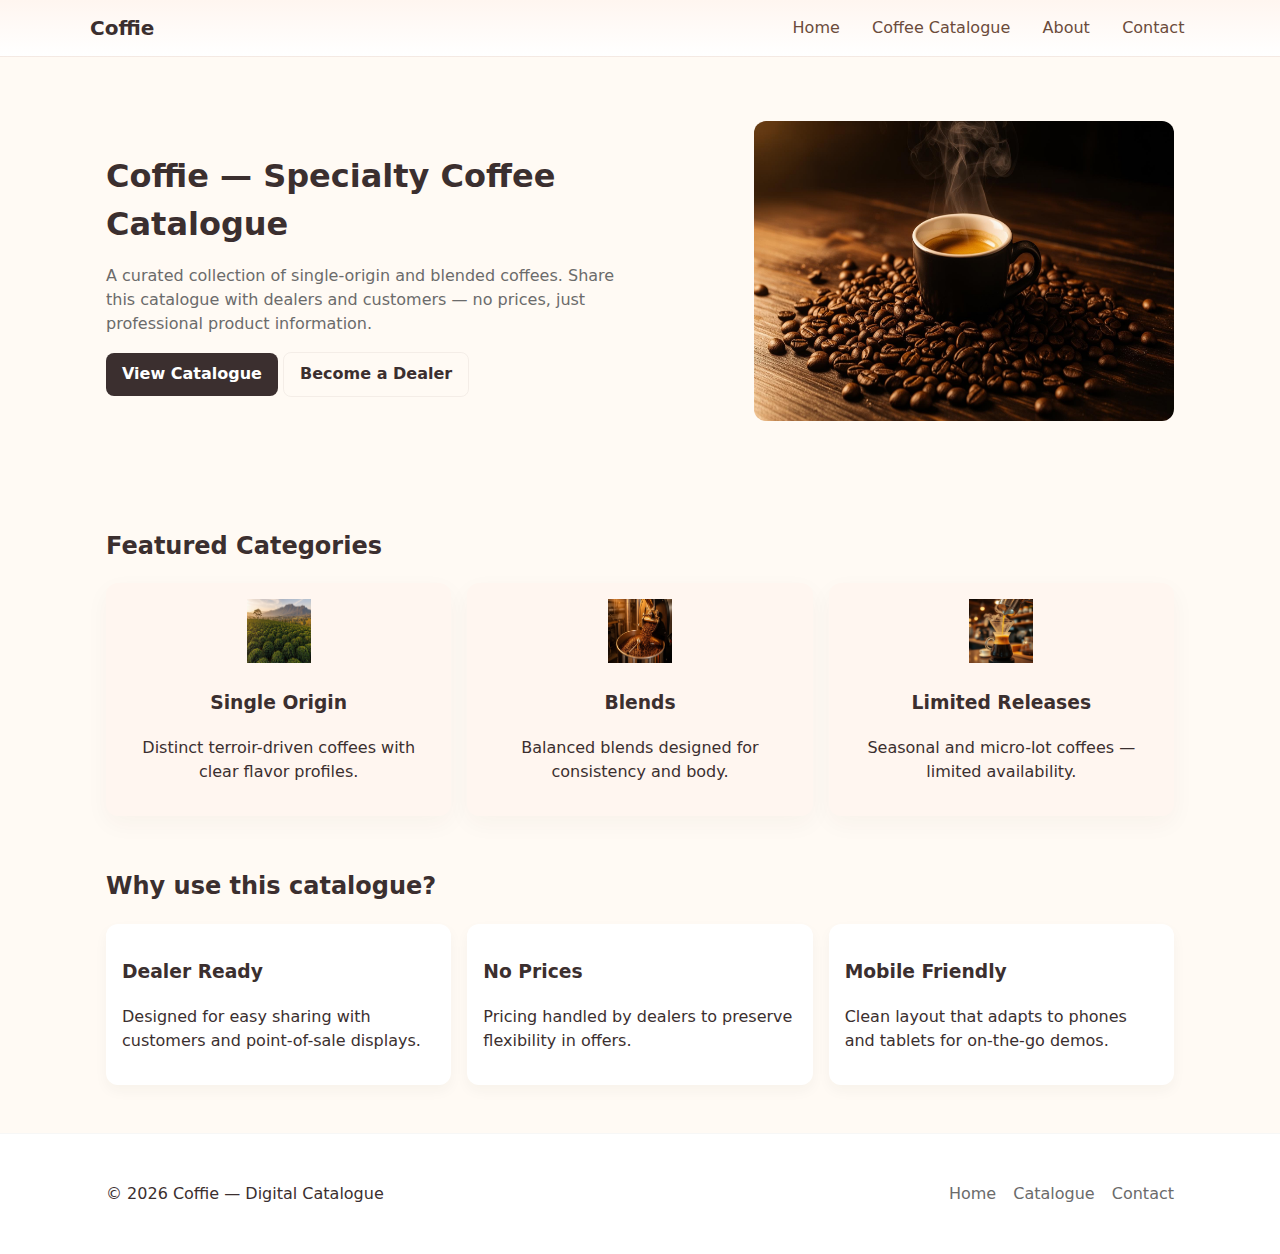
<file: index.html>
<!doctype html>
<html lang="en">
  <head>
    <meta charset="utf-8">
    <meta name="viewport" content="width=device-width, initial-scale=1">
    <title>Coffie — Digital Coffee Catalogue</title>
    <meta name="description" content="Coffie digital catalogue for dealers — specialty coffee, roasts and sourcing information.">
    <link rel="stylesheet" href="css/style.css">
  </head>
  <body>
    <header class="site-header">
      <div class="container header-inner">
        <a class="brand" href="index.html">Coffie</a>
        <button id="nav-toggle" aria-expanded="false" aria-controls="primary-nav">Menu</button>
        <nav id="primary-nav" class="nav">
          <a href="index.html">Home</a>
          <a href="products.html">Coffee Catalogue</a>
          <a href="about.html">About</a>
          <a href="contact.html">Contact</a>
        </nav>
      </div>
    </header>

    <main>
      <section class="hero">
        <div class="container hero-inner">
          <div class="hero-copy">
            <h1>Coffie — Specialty Coffee Catalogue</h1>
            <p class="lead">A curated collection of single-origin and blended coffees. Share this catalogue with dealers and customers — no prices, just professional product information.</p>
            <div class="hero-cta">
              <a class="btn" href="products.html">View Catalogue</a>
              <a class="btn ghost" href="contact.html">Become a Dealer</a>
            </div>
          </div>
          <div class="hero-media">
            <img src="imgs/hero-coffee.jpg" alt="Cup of coffee illustration" width="420" height="300">
          </div>
        </div>
      </section>

      <section class="container categories">
        <h2>Featured Categories</h2>
        <div class="grid categories-grid">
          <a class="cat" href="products.html#single-origin">
            <img src="imgs/coffee-plantation.jpg" alt="Single origin">
            <h3>Single Origin</h3>
            <p>Distinct terroir-driven coffees with clear flavor profiles.</p>
          </a>
          <a class="cat" href="products.html#blends">
            <img src="imgs/coffee-roasting.jpg" alt="Blends">
            <h3>Blends</h3>
            <p>Balanced blends designed for consistency and body.</p>
          </a>
          <a class="cat" href="products.html#specialties">
            <img src="imgs/coffee-brewing.jpg" alt="Specialty">
            <h3>Limited Releases</h3>
            <p>Seasonal and micro-lot coffees — limited availability.</p>
          </a>
        </div>
      </section>

      <section class="container features">
        <h2>Why use this catalogue?</h2>
        <div class="grid features-grid">
          <article>
            <h3>Dealer Ready</h3>
            <p>Designed for easy sharing with customers and point-of-sale displays.</p>
          </article>
          <article>
            <h3>No Prices</h3>
            <p>Pricing handled by dealers to preserve flexibility in offers.</p>
          </article>
          <article>
            <h3>Mobile Friendly</h3>
            <p>Clean layout that adapts to phones and tablets for on-the-go demos.</p>
          </article>
        </div>
      </section>
    </main>

    <footer class="site-footer">
      <div class="container footer-inner">
        <p>&copy; <span id="year"></span> Coffie — Digital Catalogue</p>
        <nav class="footer-nav">
          <a href="index.html">Home</a>
          <a href="products.html">Catalogue</a>
          <a href="contact.html">Contact</a>
        </nav>
      </div>
    </footer>

    <script src="js/script.js"></script>
  </body>
</html>
</file>
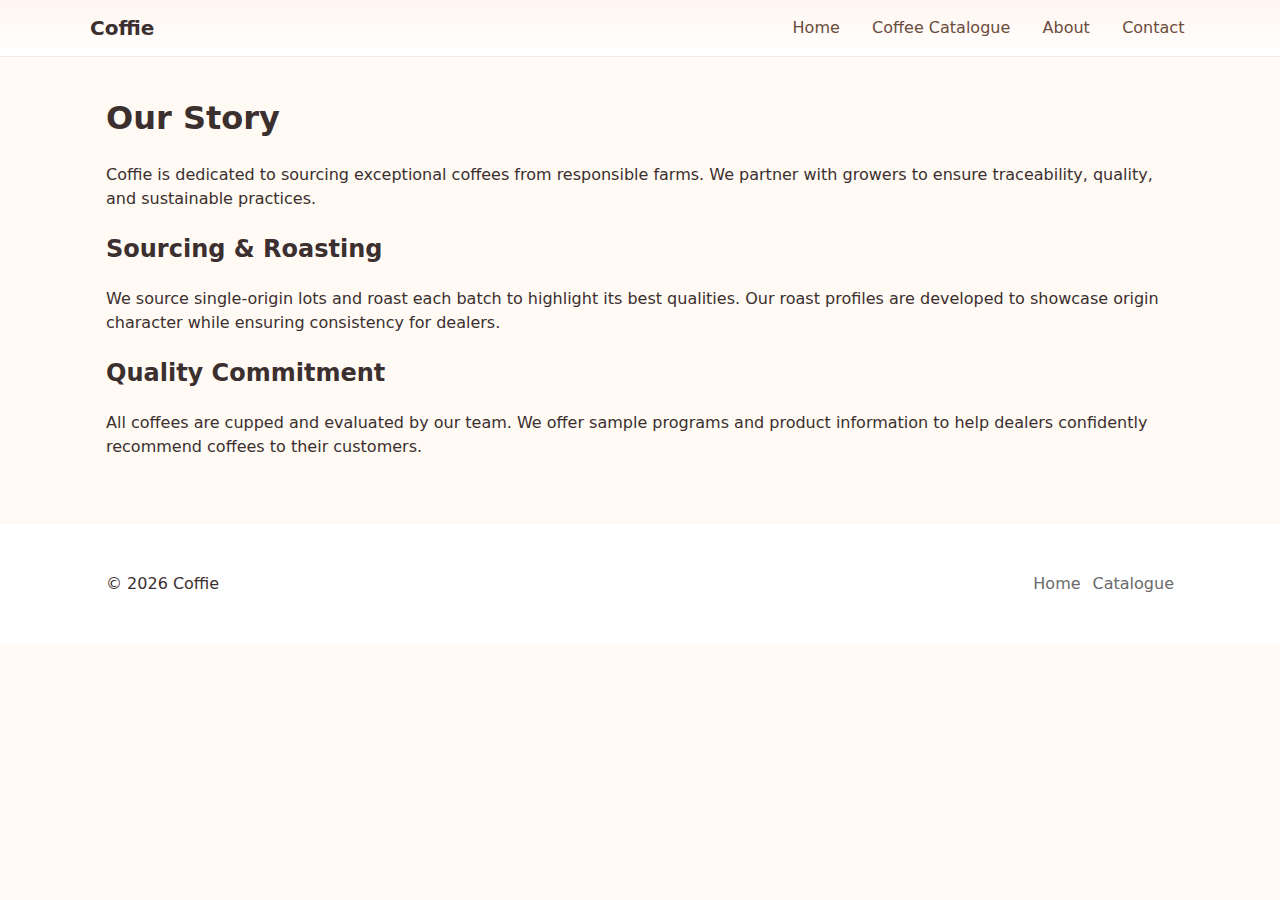
<file: about.html>
<!doctype html>
<html lang="en">
  <head>
    <meta charset="utf-8">
    <meta name="viewport" content="width=device-width, initial-scale=1">
    <title>About — Coffie</title>
    <link rel="stylesheet" href="css/style.css">
  </head>
  <body>
    <header class="site-header">
      <div class="container header-inner">
        <a class="brand" href="index.html">Coffie</a>
        <button id="nav-toggle" aria-expanded="false" aria-controls="primary-nav">Menu</button>
        <nav id="primary-nav" class="nav">
          <a href="index.html">Home</a>
          <a href="products.html">Coffee Catalogue</a>
          <a href="about.html">About</a>
          <a href="contact.html">Contact</a>
        </nav>
      </div>
    </header>

    <main class="container">
      <h1>Our Story</h1>
      <p>Coffie is dedicated to sourcing exceptional coffees from responsible farms. We partner with growers to ensure traceability, quality, and sustainable practices.</p>

      <h2>Sourcing & Roasting</h2>
      <p>We source single-origin lots and roast each batch to highlight its best qualities. Our roast profiles are developed to showcase origin character while ensuring consistency for dealers.</p>

      <h2>Quality Commitment</h2>
      <p>All coffees are cupped and evaluated by our team. We offer sample programs and product information to help dealers confidently recommend coffees to their customers.</p>
    </main>

    <footer class="site-footer">
      <div class="container footer-inner">
        <p>&copy; <span id="year"></span> Coffie</p>
        <nav class="footer-nav"><a href="index.html">Home</a><a href="products.html">Catalogue</a></nav>
      </div>
    </footer>

    <script src="js/script.js"></script>
  </body>
</html>
</file>
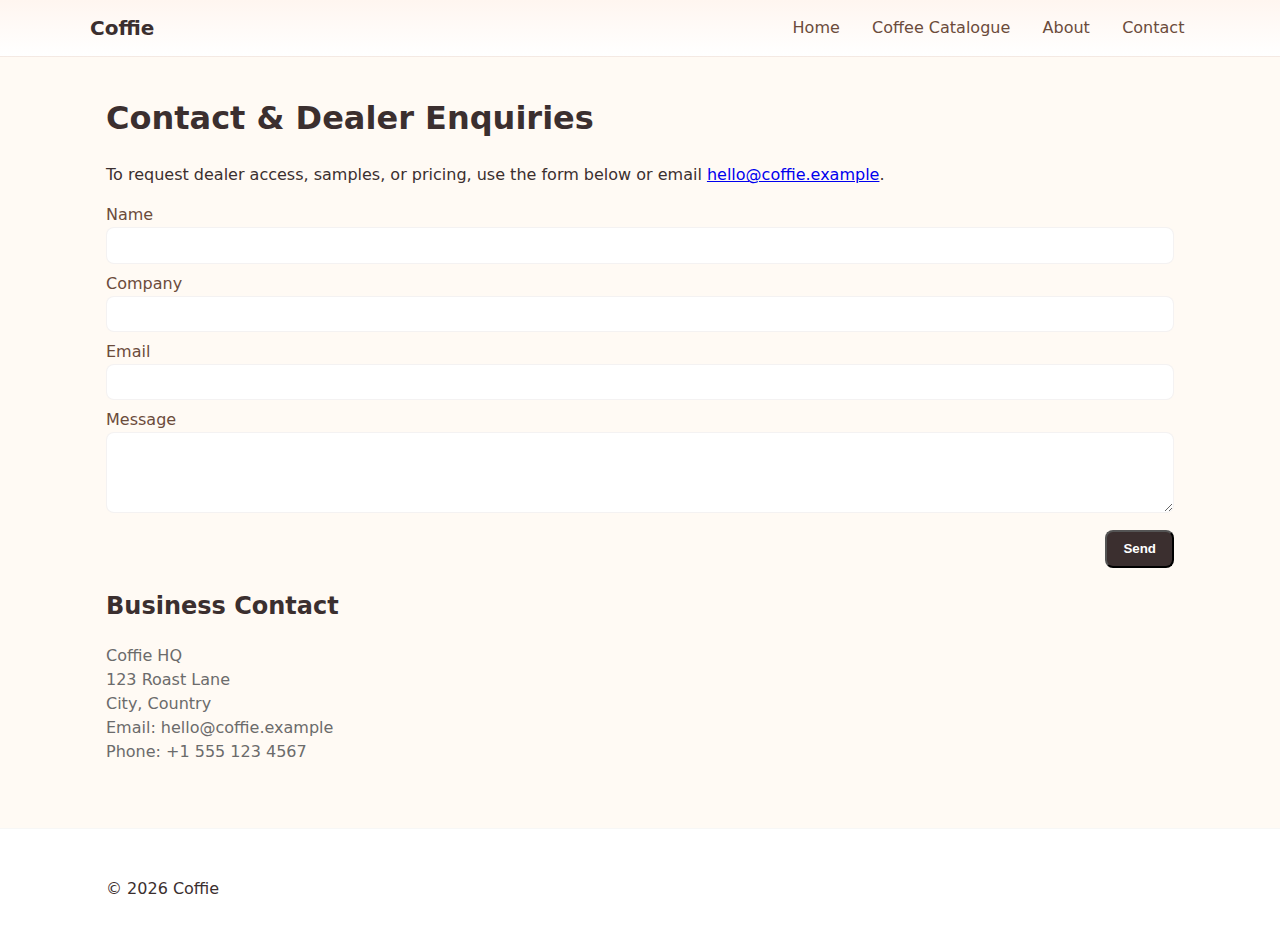
<file: contact.html>
<!doctype html>
<html lang="en">
  <head>
    <meta charset="utf-8">
    <meta name="viewport" content="width=device-width, initial-scale=1">
    <title>Contact — Coffie</title>
    <link rel="stylesheet" href="css/style.css">
  </head>
  <body>
    <header class="site-header">
      <div class="container header-inner">
        <a class="brand" href="index.html">Coffie</a>
        <button id="nav-toggle" aria-expanded="false" aria-controls="primary-nav">Menu</button>
        <nav id="primary-nav" class="nav">
          <a href="index.html">Home</a>
          <a href="products.html">Coffee Catalogue</a>
          <a href="about.html">About</a>
          <a href="contact.html">Contact</a>
        </nav>
      </div>
    </header>

    <main class="container">
      <h1>Contact & Dealer Enquiries</h1>
      <p>To request dealer access, samples, or pricing, use the form below or email <a href="mailto:hello@coffie.example">hello@coffie.example</a>.</p>
      <form id="contact-form">
        <label>Name<input name="name" required></label>
        <label>Company<input name="company"></label>
        <label>Email<input name="email" type="email" required></label>
        <label>Message<textarea name="message" rows="4"></textarea></label>
        <div class="form-actions"><button type="submit" class="btn">Send</button></div>
      </form>

      <section class="contact-info">
        <h2>Business Contact</h2>
        <p class="muted">Coffie HQ<br>123 Roast Lane<br>City, Country<br>Email: hello@coffie.example<br>Phone: +1 555 123 4567</p>
      </section>
    </main>

    <footer class="site-footer">
      <div class="container footer-inner">
        <p>&copy; <span id="year"></span> Coffie</p>
      </div>
    </footer>

    <script src="js/script.js"></script>
  </body>
</html>
</file>
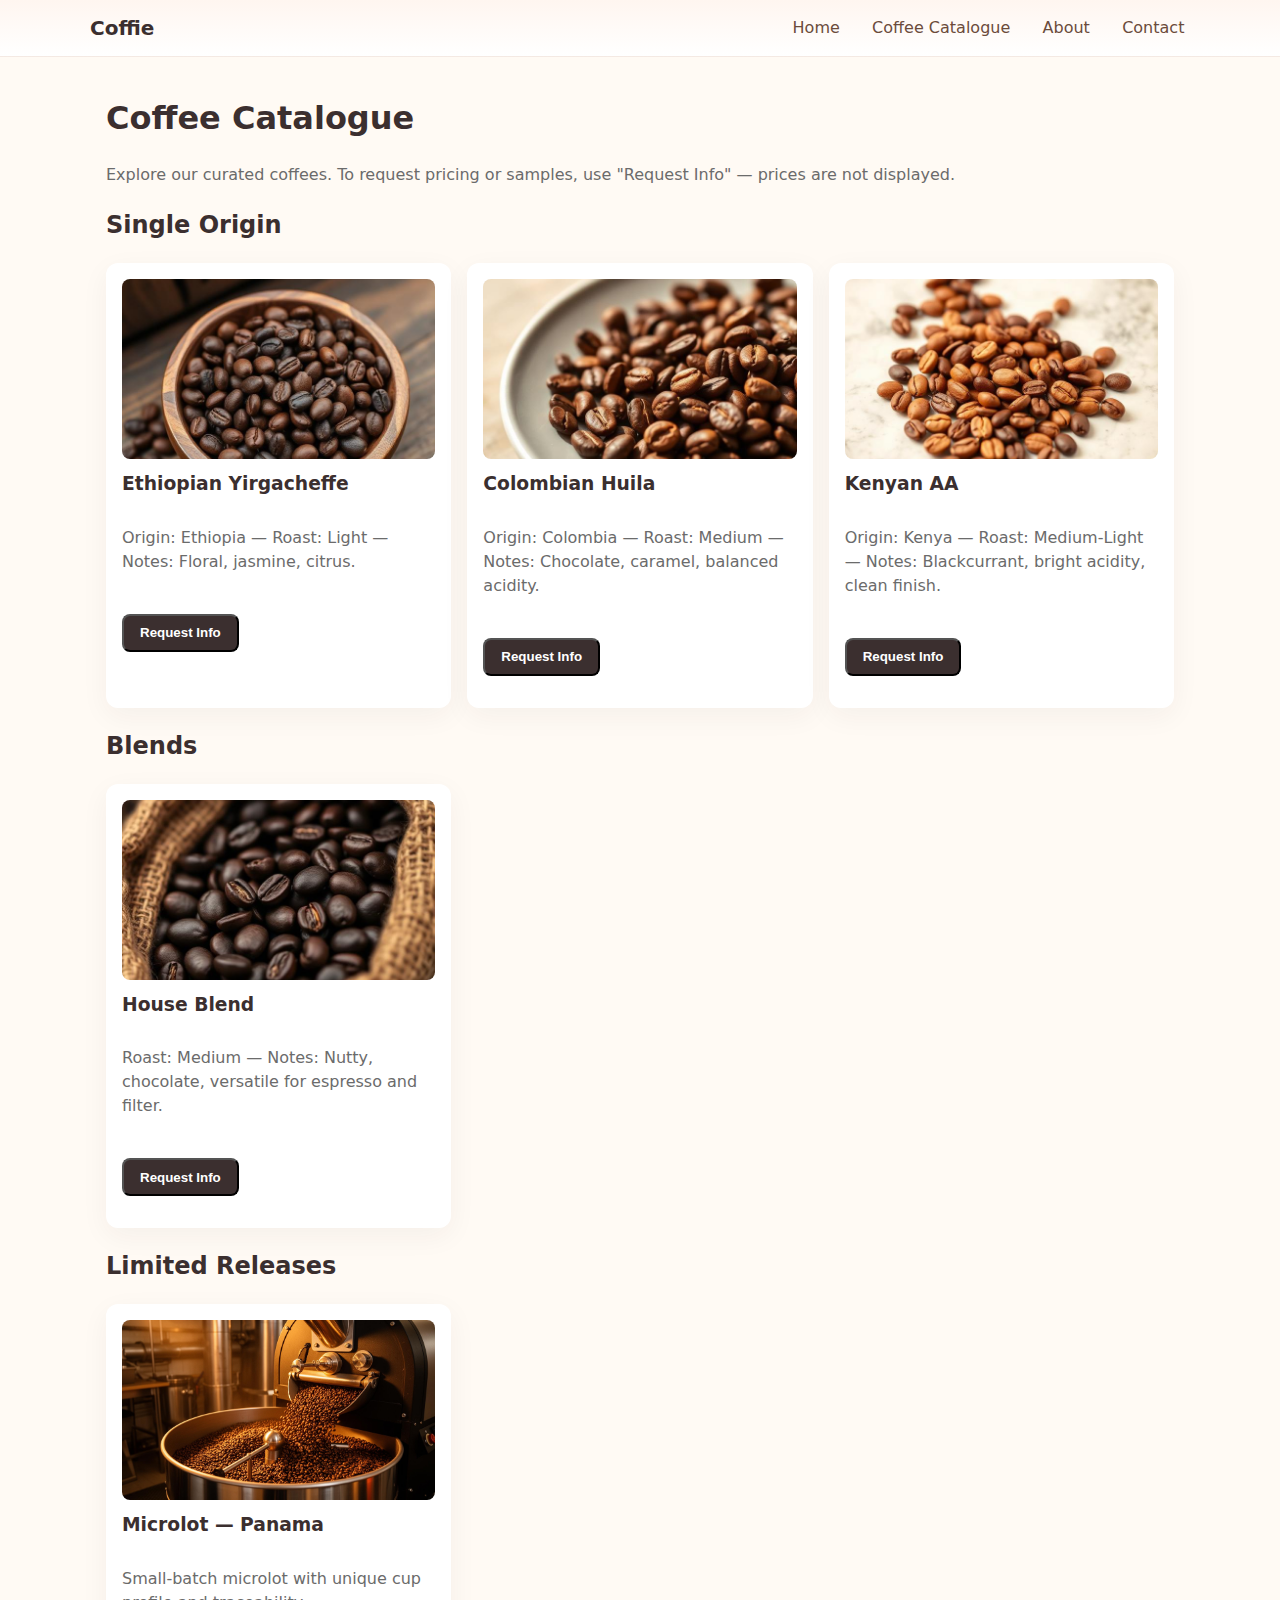
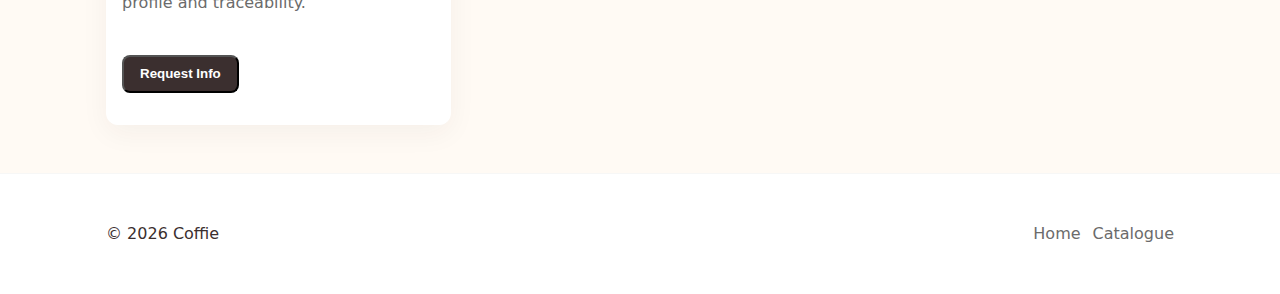
<file: products.html>
<!doctype html>
<html lang="en">
  <head>
    <meta charset="utf-8">
    <meta name="viewport" content="width=device-width, initial-scale=1">
    <title>Coffee Catalogue — Coffie</title>
    <link rel="stylesheet" href="css/style.css">
  </head>
  <body>
    <header class="site-header">
      <div class="container header-inner">
        <a class="brand" href="index.html">Coffie</a>
        <button id="nav-toggle" aria-expanded="false" aria-controls="primary-nav">Menu</button>
        <nav id="primary-nav" class="nav">
          <a href="index.html">Home</a>
          <a href="products.html">Coffee Catalogue</a>
          <a href="about.html">About</a>
          <a href="contact.html">Contact</a>
        </nav>
      </div>
    </header>

    <main class="container">
      <h1>Coffee Catalogue</h1>
      <p class="muted">Explore our curated coffees. To request pricing or samples, use "Request Info" — prices are not displayed.</p>

      <section id="single-origin" class="product-section">
        <h2>Single Origin</h2>
        <div class="grid card-grid">
          <article class="card">
            <img src="imgs/coffee-ethiopian.jpg" alt="Ethiopian Yirgacheffe" class="card-image">
            <h3>Ethiopian Yirgacheffe</h3>
            <p class="muted">Origin: Ethiopia — Roast: Light — Notes: Floral, jasmine, citrus.</p>
            <p><button class="btn" data-product="Ethiopian Yirgacheffe">Request Info</button></p>
          </article>

          <article class="card">
            <img src="imgs/coffee-medium-roast.jpg" alt="Colombian Huila" class="card-image">
            <h3>Colombian Huila</h3>
            <p class="muted">Origin: Colombia — Roast: Medium — Notes: Chocolate, caramel, balanced acidity.</p>
            <p><button class="btn" data-product="Colombian Huila">Request Info</button></p>
          </article>

          <article class="card">
            <img src="imgs/coffee-light-roast.jpg" alt="Kenyan AA" class="card-image">
            <h3>Kenyan AA</h3>
            <p class="muted">Origin: Kenya — Roast: Medium-Light — Notes: Blackcurrant, bright acidity, clean finish.</p>
            <p><button class="btn" data-product="Kenyan AA">Request Info</button></p>
          </article>
        </div>
      </section>

      <section id="blends" class="product-section">
        <h2>Blends</h2>
        <div class="grid card-grid">
          <article class="card">
            <img src="imgs/coffee-dark-roast.jpg" alt="House Blend" class="card-image">
            <h3>House Blend</h3>
            <p class="muted">Roast: Medium — Notes: Nutty, chocolate, versatile for espresso and filter.</p>
            <p><button class="btn" data-product="House Blend">Request Info</button></p>
          </article>
        </div>
      </section>

      <section id="specialties" class="product-section">
        <h2>Limited Releases</h2>
        <div class="grid card-grid">
          <article class="card">
            <img src="imgs/coffee-roasting.jpg" alt="Microlot - Panama" class="card-image">
            <h3>Microlot — Panama</h3>
            <p class="muted">Small-batch microlot with unique cup profile and traceability.</p>
            <p><button class="btn" data-product="Microlot - Panama">Request Info</button></p>
          </article>
        </div>
      </section>

    </main>

    <footer class="site-footer">
      <div class="container footer-inner">
        <p>&copy; <span id="year"></span> Coffie</p>
        <nav class="footer-nav"><a href="index.html">Home</a><a href="products.html">Catalogue</a></nav>
      </div>
    </footer>

    <div id="modal" class="modal" aria-hidden="true">
      <div class="modal-panel" role="dialog" aria-modal="true" aria-labelledby="modal-title">
        <button id="modal-close" class="modal-close">Close</button>
        <h3 id="modal-title">Request Info</h3>
        <form id="quote-form">
          <!-- Commented fields: the form uses mailto fallback for demo deployments -->
          <label>Name<input name="name" required></label>
          <label>Company<input name="company"></label>
          <label>Email<input name="email" type="email" required></label>
          <label>Product reference<textarea name="product" rows="2"></textarea></label>
          <div class="form-actions"><button type="submit" class="btn">Send Request</button></div>
        </form>
      </div>
    </div>

    <script src="js/script.js"></script>
  </body>
</html>
</file>
<file: css/style.css>
/*
  Coffie — CSS
  Clean, modern coffee-themed styles using CSS Grid/Flexbox
*/
:root{
  --bg:#fffaf4; /* warm cream */
  --surface:#fff6f0;
  --brown-900:#3b2f2f;
  --brown-700:#6b4b3b;
  --accent:#c28b5b; /* coffee crema */
  --muted:#6b6b6b;
  --radius:12px;
}
*{box-sizing:border-box}
body{margin:0;font-family:Inter,system-ui,-apple-system,"Segoe UI",Roboto,'Helvetica Neue',Arial;color:var(--brown-900);background:var(--bg);line-height:1.5}
.container{max-width:1100px;margin:0 auto;padding:1rem}

/* Header */
.site-header{background:linear-gradient(180deg,var(--surface),#fff);border-bottom:1px solid rgba(60,40,30,.06)}
.header-inner{display:flex;align-items:center;justify-content:space-between;padding:.8rem 0}
.brand{font-weight:700;color:var(--brown-900);text-decoration:none;font-size:1.25rem}
#nav-toggle{display:none;border:0;background:transparent;font-size:1rem}
.nav a{margin-left:1rem;color:var(--brown-700);text-decoration:none;padding:.25rem .35rem;border-radius:6px;transition:background .18s,transform .12s}
.nav a:hover{background:rgba(194,139,91,.08);transform:translateY(-2px)}

/* Hero */
.hero{padding:3rem 0}
.hero-inner{display:grid;grid-template-columns:1fr 420px;gap:2rem;align-items:center}
.hero-copy h1{font-size:2rem;margin:0 0 .5rem}
.lead{color:var(--muted);max-width:52ch}
.hero-media img{max-width:100%;border-radius:12px}
.hero-cta{margin-top:1rem}
.btn{display:inline-block;background:var(--brown-900);color:#fff;padding:.6rem 1rem;border-radius:8px;text-decoration:none;font-weight:600;transition:transform .15s,box-shadow .15s}
.btn:hover{transform:translateY(-3px);box-shadow:0 8px 20px rgba(60,40,30,.08)}
.btn.ghost{background:transparent;color:var(--brown-900);border:1px solid rgba(60,40,30,.06)}

/* Categories */
.categories-grid{display:grid;grid-template-columns:repeat(3,1fr);gap:1rem;margin-top:1rem}
.cat{display:block;background:var(--surface);padding:1rem;border-radius:12px;text-decoration:none;color:inherit;box-shadow:0 8px 24px rgba(80,50,30,.04);text-align:center}
.cat img{width:64px;height:64px}

/* Features */
.features-grid{display:grid;grid-template-columns:repeat(3,1fr);gap:1rem;margin-top:1rem}
.features article{background:#fff;padding:1rem;border-radius:12px;box-shadow:0 6px 14px rgba(60,40,30,.04)}

/* Product cards */
.card-grid{display:grid;grid-template-columns:repeat(3,1fr);gap:1rem;margin-top:1rem}
.card{background:#fff;border-radius:12px;padding:1rem;text-decoration:none;color:inherit;box-shadow:0 8px 28px rgba(60,40,30,.05);display:flex;flex-direction:column;gap:.5rem}
.card-image{width:100%;height:180px;object-fit:cover;border-radius:8px}
.card h3{margin:.2rem 0}
.muted{color:var(--muted)}

/* Modal */
.modal{position:fixed;inset:0;display:none;align-items:center;justify-content:center;background:rgba(10,10,10,.45);padding:1rem}
.modal[aria-hidden="false"]{display:flex}
.modal-panel{background:#fff;padding:1rem;border-radius:12px;max-width:480px;width:100%;box-shadow:0 24px 60px rgba(30,20,20,.18)}
.modal-close{float:right;border:0;background:transparent}
form label{display:block;margin:.5rem 0;color:var(--brown-700)}
form input,form textarea{width:100%;padding:.6rem;border:1px solid rgba(60,40,30,.06);border-radius:8px}
.form-actions{text-align:right;margin-top:.6rem}

/* Footer */
.site-footer{border-top:1px solid rgba(60,40,30,.04);padding:1rem 0;margin-top:2rem;background:#fff}
.footer-inner{display:flex;justify-content:space-between;align-items:center}
.footer-nav a{margin-left:.75rem;color:var(--muted);text-decoration:none}

/* Responsive */
@media(max-width:980px){
  .hero-inner{grid-template-columns:1fr}
  .categories-grid{grid-template-columns:repeat(2,1fr)}
  .features-grid{grid-template-columns:1fr}
  .card-grid{grid-template-columns:repeat(2,1fr)}
}
@media(max-width:700px){
  #nav-toggle{display:inline-block}
  .nav{position:absolute;right:1rem;top:68px;background:#fff;padding:.8rem;border-radius:8px;box-shadow:0 8px 20px rgba(10,20,30,.08);display:none}
  .nav.open{display:block}
  .card-grid{grid-template-columns:1fr}
  .categories-grid{grid-template-columns:1fr}
}

/* Small helpers */
.lead-small{font-size:.95rem;color:var(--muted)}

/* Accessibility focus */
.nav a:focus,.btn:focus{outline:3px solid rgba(194,139,91,.16);outline-offset:3px}

/* End of CSS */
</file>
